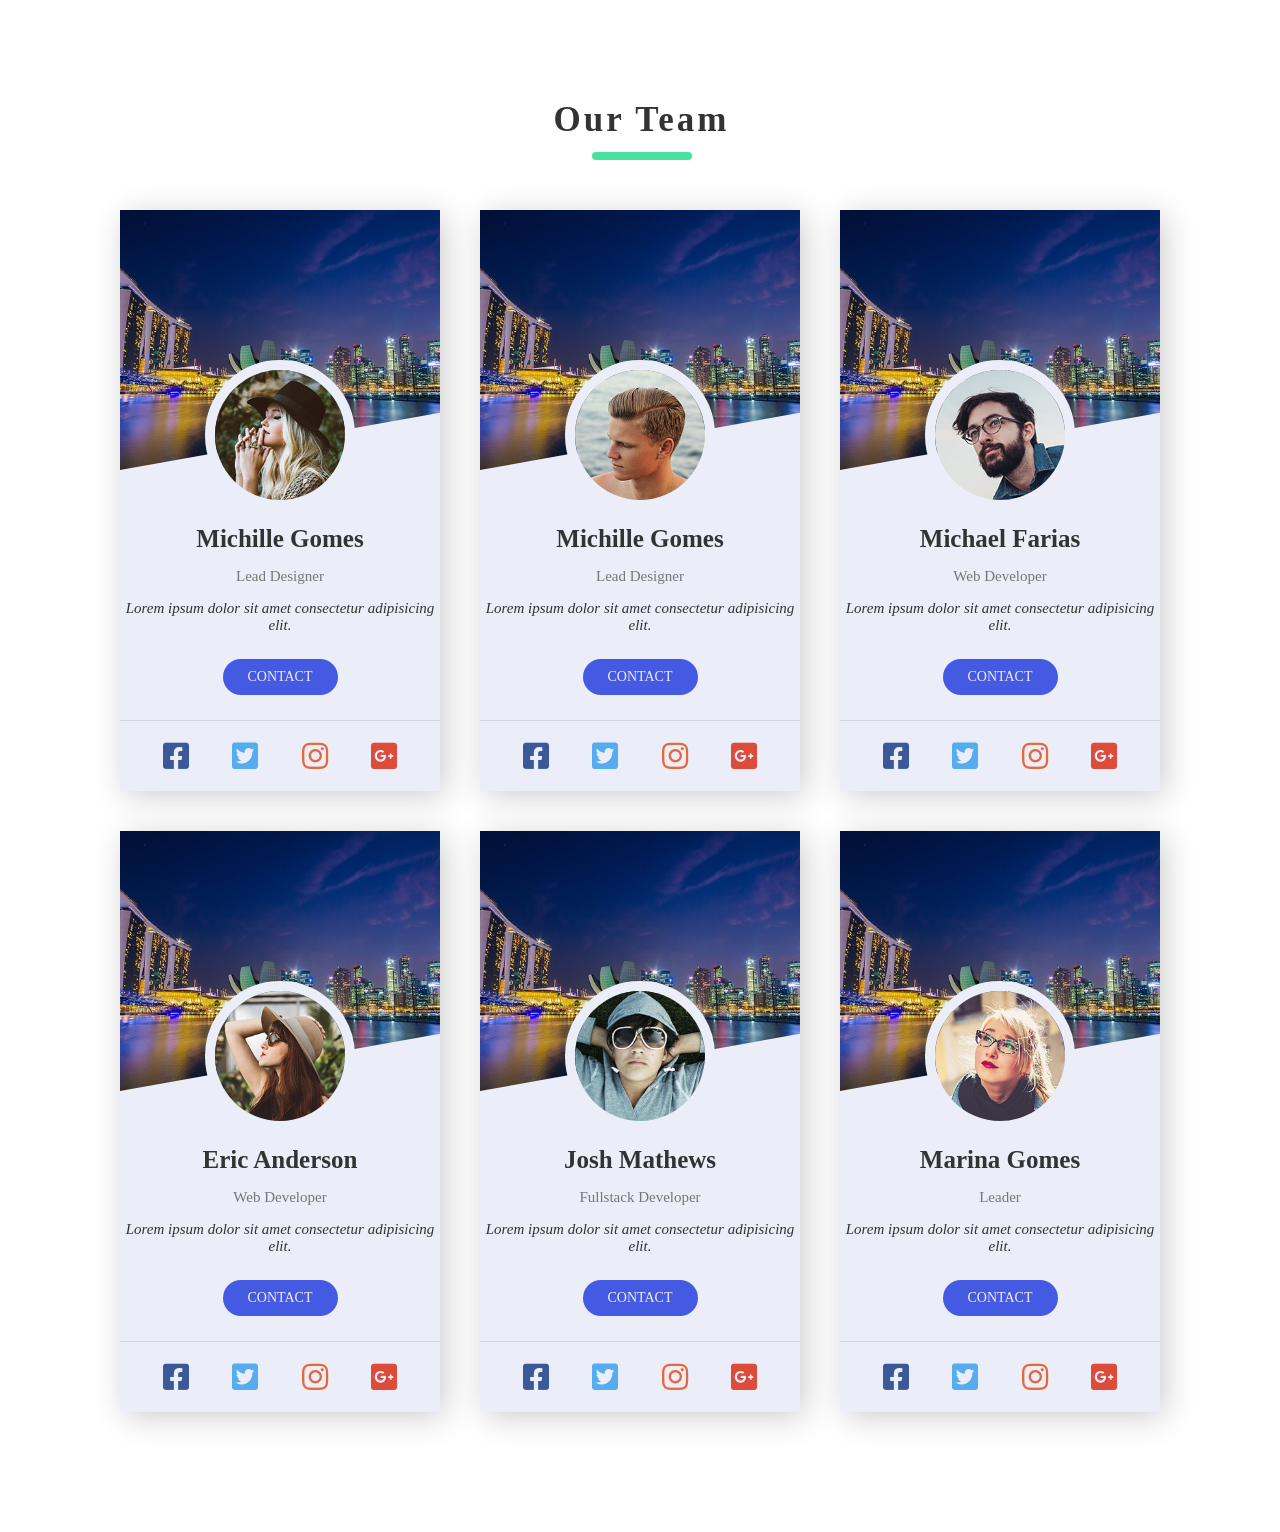
<file: index.html>
<!doctype html><html lang="en"><head><meta charset="UTF-8"><meta http-equiv="X-UA-Compatible" content="IE=edge"><meta name="viewport" content="width=device-width,initial-scale=1"><title>Profile Cards</title><link rel="stylesheet" href="https://use.fontawesome.com/releases/v5.6.3/css/all.css"><link href="main.0.d66e423175a60f6a2359.css" rel="stylesheet"></head><body><section><div class="container"><h1 class="heading">Our Team</h1><div class="card-wrapper"><div class="card"><img src="images/singapore-2699987_640.jpg" alt="card background" class="card-img"> <img src="images/profile1.jpg" alt="profile immage" class="profile-img"><h1>Michille Gomes</h1><p class="job-title">Lead Designer</p><p class="about">Lorem ipsum dolor sit amet consectetur adipisicing elit.</p><a href="#" class="btn">Contact</a><ul class="social-media"><li><a href="#"><i class="fab fa-facebook-square"></i></a></li><li><a href="#"><i class="fab fa-twitter-square"></i></a></li><li><a href="#"><i class="fab fa-instagram"></i></a></li><li><a href="#"><i class="fab fa-google-plus-square"></i></a></li></ul></div><div class="card"><img src="images/singapore-2699987_640.jpg" alt="card background" class="card-img"> <img src="images/profile4.jpg" alt="profile immage" class="profile-img"><h1>Michille Gomes</h1><p class="job-title">Lead Designer</p><p class="about">Lorem ipsum dolor sit amet consectetur adipisicing elit.</p><a href="#" class="btn">Contact</a><ul class="social-media"><li><a href="#"><i class="fab fa-facebook-square"></i></a></li><li><a href="#"><i class="fab fa-twitter-square"></i></a></li><li><a href="#"><i class="fab fa-instagram"></i></a></li><li><a href="#"><i class="fab fa-google-plus-square"></i></a></li></ul></div><div class="card"><img src="images/singapore-2699987_640.jpg" alt="card background" class="card-img"> <img src="images/profile5.jpg" alt="profile immage" class="profile-img"><h1>Michael Farias</h1><p class="job-title">Web Developer</p><p class="about">Lorem ipsum dolor sit amet consectetur adipisicing elit.</p><a href="#" class="btn">Contact</a><ul class="social-media"><li><a href="#"><i class="fab fa-facebook-square"></i></a></li><li><a href="#"><i class="fab fa-twitter-square"></i></a></li><li><a href="#"><i class="fab fa-instagram"></i></a></li><li><a href="#"><i class="fab fa-google-plus-square"></i></a></li></ul></div><div class="card"><img src="images/singapore-2699987_640.jpg" alt="card background" class="card-img"> <img src="images/profile6.jpg" alt="profile immage" class="profile-img"><h1>Eric Anderson</h1><p class="job-title">Web Developer</p><p class="about">Lorem ipsum dolor sit amet consectetur adipisicing elit.</p><a href="#" class="btn">Contact</a><ul class="social-media"><li><a href="#"><i class="fab fa-facebook-square"></i></a></li><li><a href="#"><i class="fab fa-twitter-square"></i></a></li><li><a href="#"><i class="fab fa-instagram"></i></a></li><li><a href="#"><i class="fab fa-google-plus-square"></i></a></li></ul></div><div class="card"><img src="images/singapore-2699987_640.jpg" alt="card background" class="card-img"> <img src="images/profile7.jpg" alt="profile immage" class="profile-img"><h1>Josh Mathews</h1><p class="job-title">Fullstack Developer</p><p class="about">Lorem ipsum dolor sit amet consectetur adipisicing elit.</p><a href="#" class="btn">Contact</a><ul class="social-media"><li><a href="#"><i class="fab fa-facebook-square"></i></a></li><li><a href="#"><i class="fab fa-twitter-square"></i></a></li><li><a href="#"><i class="fab fa-instagram"></i></a></li><li><a href="#"><i class="fab fa-google-plus-square"></i></a></li></ul></div><div class="card"><img src="images/singapore-2699987_640.jpg" alt="card background" class="card-img"> <img src="images/profile8.jpg" alt="profile immage" class="profile-img"><h1>Marina Gomes</h1><p class="job-title">Leader</p><p class="about">Lorem ipsum dolor sit amet consectetur adipisicing elit.</p><a href="#" class="btn">Contact</a><ul class="social-media"><li><a href="#"><i class="fab fa-facebook-square"></i></a></li><li><a href="#"><i class="fab fa-twitter-square"></i></a></li><li><a href="#"><i class="fab fa-instagram"></i></a></li><li><a href="#"><i class="fab fa-google-plus-square"></i></a></li></ul></div></div></div></section><script src="runtime.1ee16c2201d417984a0f.js"></script><script src="main.17b35440ef48a18fa13b.js"></script></body></html>
</file>
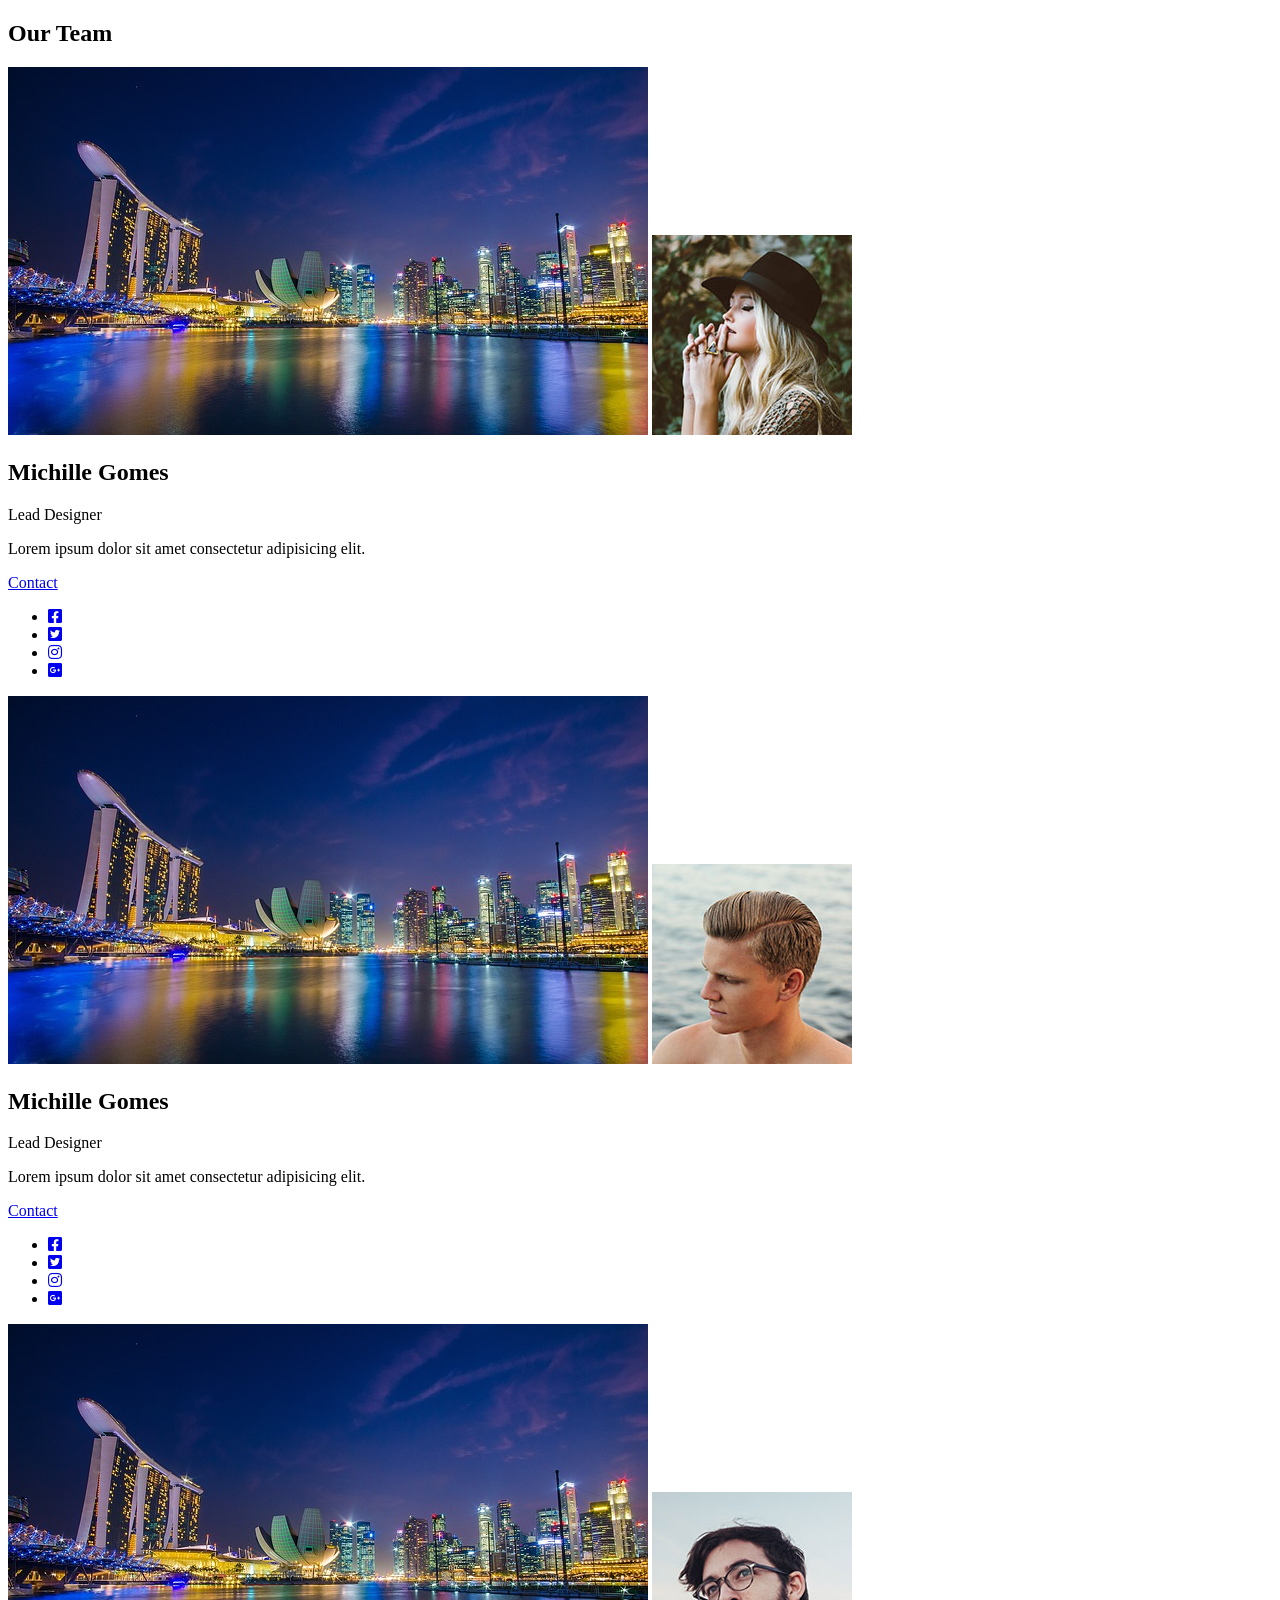
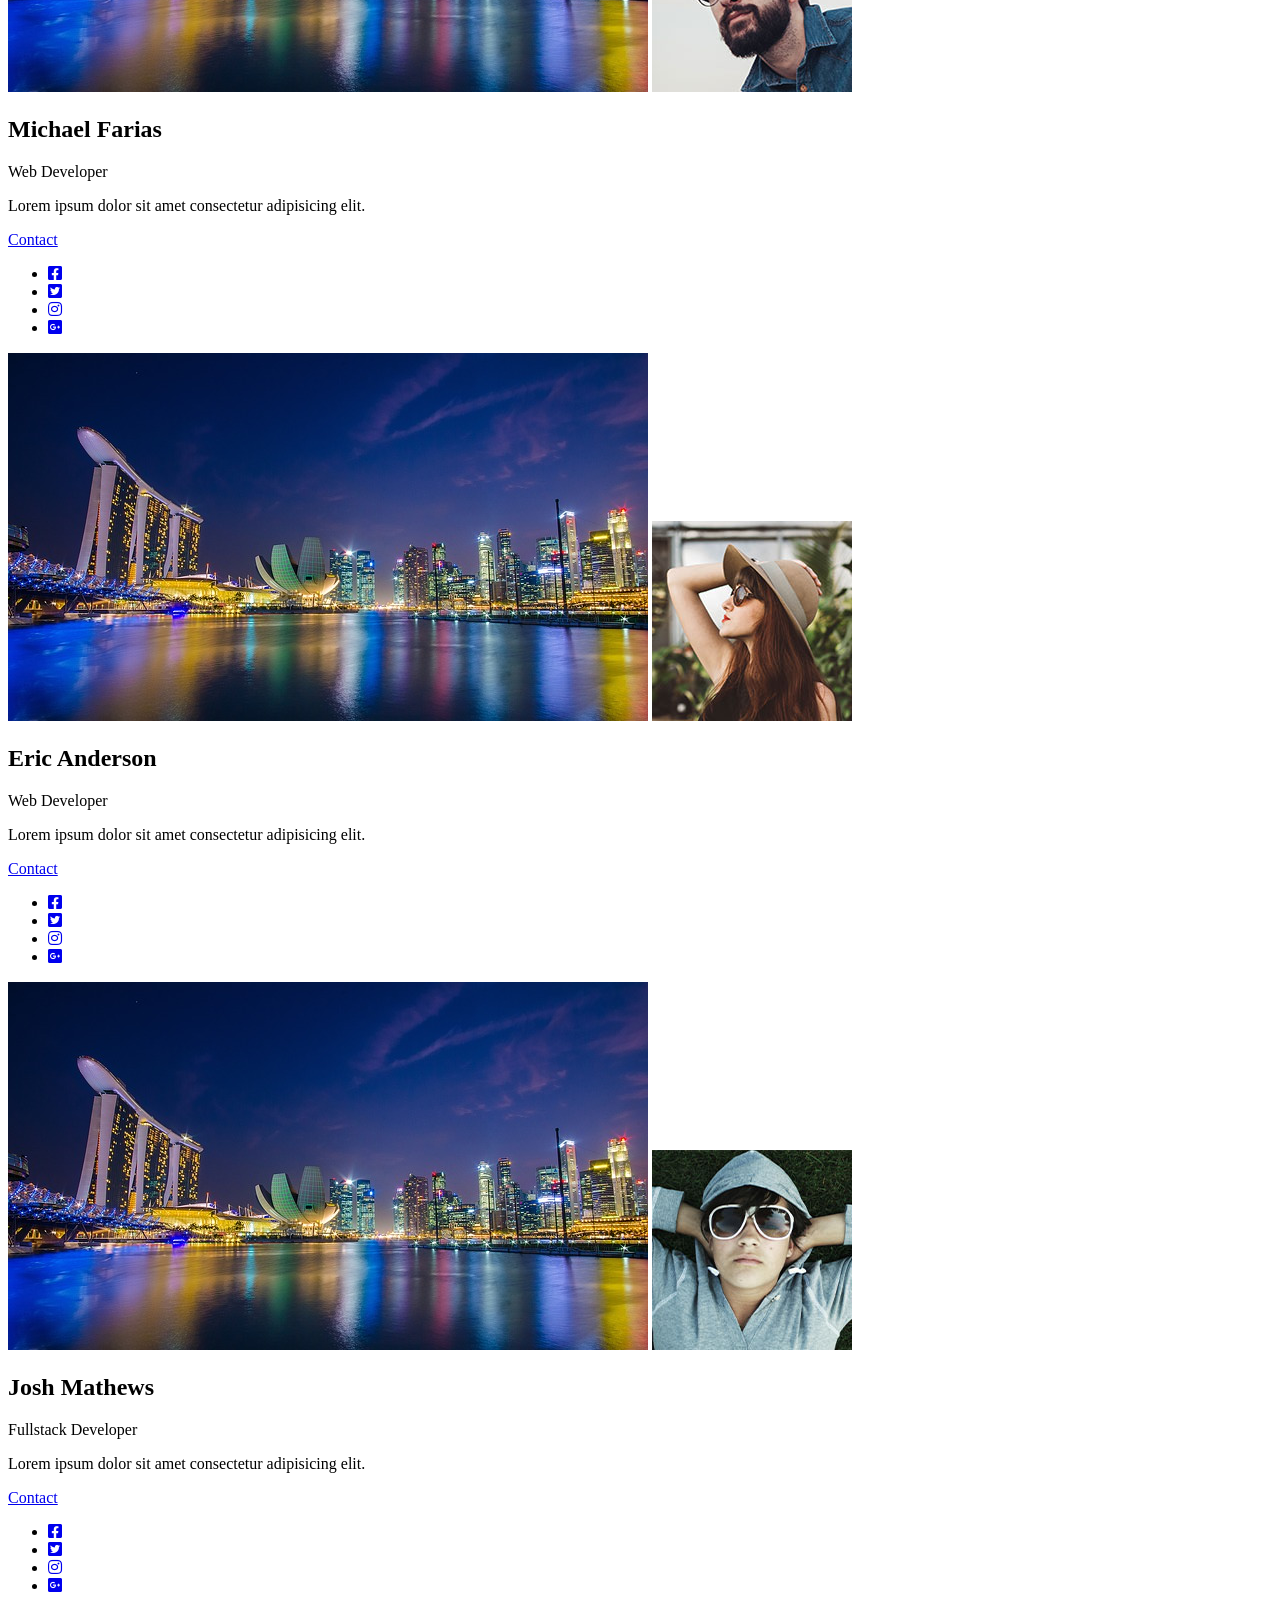
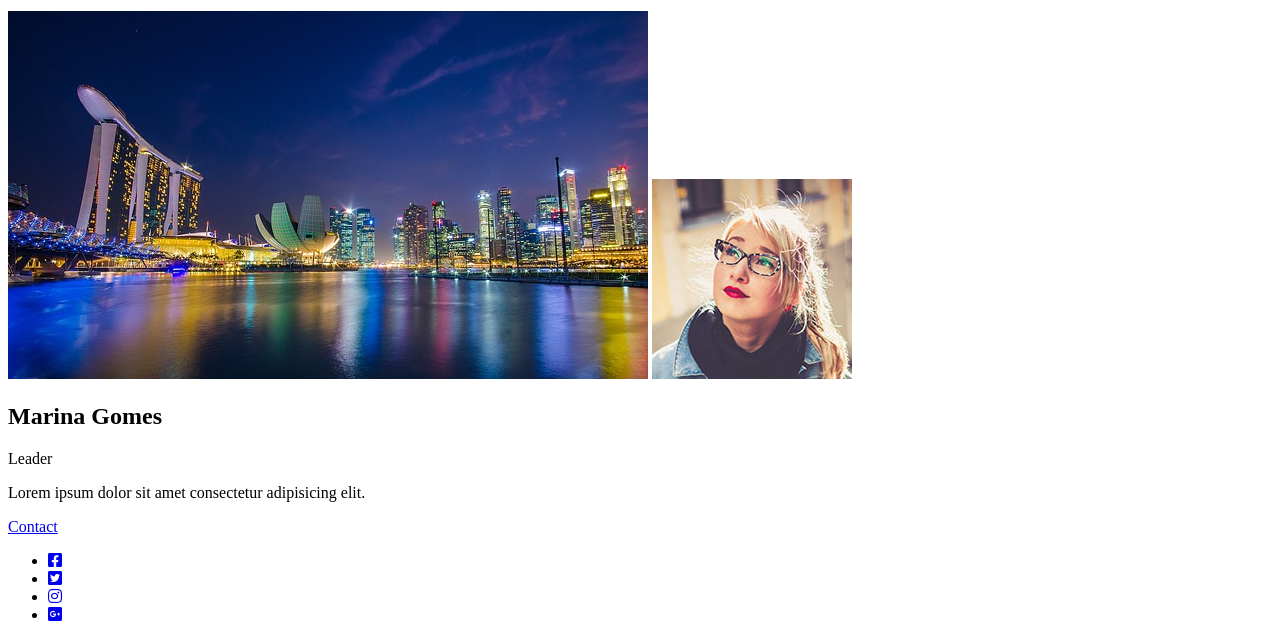
<file: src/index.html>
<!DOCTYPE html>
<html lang="en">
<head>
    <meta charset="UTF-8">
    <meta http-equiv="X-UA-Compatible" content="IE=edge">
    <meta name="viewport" content="width=device-width, initial-scale=1.0">
    <title>Profile Cards</title>
    <link rel="stylesheet" href="https://use.fontawesome.com/releases/v5.6.3/css/all.css">
    <!-- <link rel="stylesheet" href="styles.css"> -->

</head>
<body>
    <section>
        <div class="container">
            <h1 class="heading">Our Team</h1>
            <div class="card-wrapper">
                <div class="card">
                    <img src="images/singapore-2699987_640.jpg" alt="card background" class="card-img">
                    <img src="images/profile1.jpg" alt="profile immage" class="profile-img">
                    <h1>Michille Gomes</h1>
                    <p class="job-title">Lead Designer</p>
                    <p class="about">
                        Lorem ipsum dolor sit amet consectetur adipisicing elit.
                    </p>
                    <a href="#" class="btn">Contact</a>
                    <ul class="social-media">
                        <li><a href="#"><i class="fab fa-facebook-square"></i></a> </li>
                        <li><a href="#"><i class="fab fa-twitter-square"></i></a> </li>
                        <li><a href="#"><i class="fab fa-instagram"></i></a> </li>
                        <li><a href="#"><i class="fab fa-google-plus-square"></i></a> </li>
                    </ul>
                </div>
                <div class="card">
                    <img src="images/singapore-2699987_640.jpg" alt="card background" class="card-img">
                    <img src="images/profile4.jpg" alt="profile immage" class="profile-img">
                    <h1>Michille Gomes</h1>
                    <p class="job-title">Lead Designer</p>
                    <p class="about">
                        Lorem ipsum dolor sit amet consectetur adipisicing elit.
                    </p>
                    <a href="#" class="btn">Contact</a>
                    <ul class="social-media">
                        <li><a href="#"><i class="fab fa-facebook-square"></i></a> </li>
                        <li><a href="#"><i class="fab fa-twitter-square"></i></a> </li>
                        <li><a href="#"><i class="fab fa-instagram"></i></a> </li>
                        <li><a href="#"><i class="fab fa-google-plus-square"></i></a> </li>
                    </ul>
                </div>
                <div class="card">
                    <img src="images/singapore-2699987_640.jpg" alt="card background" class="card-img">
                    <img src="images/profile5.jpg" alt="profile immage" class="profile-img">
                    <h1>Michael Farias</h1>
                    <p class="job-title">Web Developer</p>
                    <p class="about">
                        Lorem ipsum dolor sit amet consectetur adipisicing elit.
                    </p>
                    <a href="#" class="btn">Contact</a>
                    <ul class="social-media">
                        <li><a href="#"><i class="fab fa-facebook-square"></i></a> </li>
                        <li><a href="#"><i class="fab fa-twitter-square"></i></a> </li>
                        <li><a href="#"><i class="fab fa-instagram"></i></a> </li>
                        <li><a href="#"><i class="fab fa-google-plus-square"></i></a> </li>
                    </ul>
                </div>
                <div class="card">
                    <img src="images/singapore-2699987_640.jpg" alt="card background" class="card-img">
                    <img src="images/profile6.jpg" alt="profile immage" class="profile-img">
                    <h1>Eric Anderson</h1>
                    <p class="job-title">Web Developer</p>
                    <p class="about">
                        Lorem ipsum dolor sit amet consectetur adipisicing elit.
                    </p>
                    <a href="#" class="btn">Contact</a>
                    <ul class="social-media">
                        <li><a href="#"><i class="fab fa-facebook-square"></i></a> </li>
                        <li><a href="#"><i class="fab fa-twitter-square"></i></a> </li>
                        <li><a href="#"><i class="fab fa-instagram"></i></a> </li>
                        <li><a href="#"><i class="fab fa-google-plus-square"></i></a> </li>
                    </ul>
                </div>
                <div class="card">
                    <img src="images/singapore-2699987_640.jpg" alt="card background" class="card-img">
                    <img src="images/profile7.jpg" alt="profile immage" class="profile-img">
                    <h1>Josh Mathews</h1>
                    <p class="job-title">Fullstack Developer</p>
                    <p class="about">
                        Lorem ipsum dolor sit amet consectetur adipisicing elit.
                    </p>
                    <a href="#" class="btn">Contact</a>
                    <ul class="social-media">
                        <li><a href="#"><i class="fab fa-facebook-square"></i></a> </li>
                        <li><a href="#"><i class="fab fa-twitter-square"></i></a> </li>
                        <li><a href="#"><i class="fab fa-instagram"></i></a> </li>
                        <li><a href="#"><i class="fab fa-google-plus-square"></i></a> </li>
                    </ul>
                </div>
                <div class="card">
                    <img src="images/singapore-2699987_640.jpg" alt="card background" class="card-img">
                    <img src="images/profile8.jpg" alt="profile immage" class="profile-img">
                    <h1>Marina Gomes</h1>
                    <p class="job-title">Leader</p>
                    <p class="about">
                        Lorem ipsum dolor sit amet consectetur adipisicing elit.
                    </p>
                    <a href="#" class="btn">Contact</a>
                    <ul class="social-media">
                        <li><a href="#"><i class="fab fa-facebook-square"></i></a> </li>
                        <li><a href="#"><i class="fab fa-twitter-square"></i></a> </li>
                        <li><a href="#"><i class="fab fa-instagram"></i></a> </li>
                        <li><a href="#"><i class="fab fa-google-plus-square"></i></a> </li>
                    </ul>
                </div>
            </div>
        </div>
    </section>
</body>
</html>
</file>
<file: main.0.d66e423175a60f6a2359.css>
*{margin:0;padding:0;box-sizing:border-box}html{font-size:10px;font-family:Roboto,sana-serif}a{text-decoration:none;color:#fff}section{padding:10rem 0;background-color:#fff}.heading{-webkit-text-decoration:uppercase;text-decoration:uppercase;font-size:3.5rem;letter-spacing:3px;margin-right:-3px;margin-bottom:5rem;text-align:center;color:#333;position:relative}.heading:after{content:"";width:10rem;height:.8rem;background-color:#45e19f;position:absolute;bottom:-2rem;left:50%;transform:translateX(-50%);border-radius:2rem}.card-wrapper{align-content:center}.card,.card-wrapper{display:flex;align-items:center;flex-direction:column}.card{width:32rem;background-color:#ebeef8;justify-content:center;margin:2rem 0;box-shadow:.5rem .5rem 3rem rgba(0,0,0,.2)}.card .card-img{width:100%;height:26rem;object-fit:cover;-webkit-clip-path:polygon(0 0,100% 0,100% 78%,0 100%);clip-path:polygon(0 0,100% 0,100% 78%,0 100%)}.profile-img{width:15rem;height:15rem;object-fit:cover;border-radius:50%;margin-top:-11rem;z-index:999;border:1rem solid #ebeef8}.card h1{font-size:2.5rem;color:#333;margin:1.5rem 0}.job-title{color:#777;font-size:1.5rem;font-weight:300}.about{font-size:1.5rem;margin:1.5rem 0;font-style:italic;text-align:center;color:#333}.card .btn{padding:1rem 2.5rem;background-color:#445ae3;border-radius:2rem;margin:1rem 0;text-transform:uppercase;color:#eee;font-size:1.4rem;transition:all .5s}.card .btn:hover{transform:translateY(-2px);box-shadow:.5rem .5rem 2rem rgba(0,0,0,.2)}.card .btn:active{transform:translateY(0);box-shadow:none}.social-media{width:100%;list-style:none;display:flex;justify-content:space-evenly;padding:2rem 0;margin-top:1.5rem;border-top:1px solid rgba(0,0,0,.1)}.social-media i{font-size:3rem}.fa-facebook-square{color:#3b5999}.fa-twitter-square{color:#55acee}.fa-instagram{color:#e6683c}.fa-google-plus-square{color:#dd4b39}.fa-facebook-square:hover,.fa-google-plus-square:hover,.fa-instagram:hover,.fa-twitter-square:hover{color:#45e19f}@media screen and (min-width:700px){.card-wrapper{flex-direction:row;flex-wrap:wrap;justify-content:center;align-items:center}.card{margin:2rem;transition:transform .5s}@-webkit-keyframes fadeIn{0%{opacity:0}to{opacity:1}}@keyframes fadeIn{0%{opacity:0}to{opacity:1}}.card:first-child{-webkit-animation:fadeIn .5s .5s backwards;animation:fadeIn .5s .5s backwards}.card:nth-child(2){-webkit-animation:fadeIn .5s 1s backwards;animation:fadeIn .5s 1s backwards}.card:nth-child(3){-webkit-animation:fadeIn .5s 1.5s backwards;animation:fadeIn .5s 1.5s backwards}.card:nth-child(4){-webkit-animation:fadeIn .5s 2s backwards;animation:fadeIn .5s 2s backwards}.card:nth-child(5){-webkit-animation:fadeIn .5s 2.5s backwards;animation:fadeIn .5s 2.5s backwards}.card:nth-child(6){-webkit-animation:fadeIn .5s 3s backwards;animation:fadeIn .5s 3s backwards}.card:hover{transform:scale(1.05)}}
</file>
<file: src/styles.css>
*{
    margin: 0;
    padding: 0;
    box-sizing: border-box;
}

html {
    font-size: 10px;
    font-family: "Roboto", sana-serif;
}
a {
    text-decoration: none;
    color: #fff;
}
section {
    padding: 10rem 0;
    background-color: #fff;
}

.heading {
    text-decoration: uppercase;
    font-size: 3.5rem;
    letter-spacing: 3px;
    margin-right: -3px;
    margin-bottom: 5rem;
    text-align: center;
    color: #333;
    position: relative;
}
.heading::after {
    content: "";
    width: 10rem;
    height: .8rem;
    background-color: #45e19f;
    position: absolute;
    bottom: -2rem;
    left: 50%;
    transform: translateX(-50%);
    border-radius: 2rem;
}

.card-wrapper {
    display: flex;
    align-items: center;
    align-content: center;
    flex-direction: column;
}
.card {
    width: 32rem;
    background-color: #ebeef8;
    display: flex;
    flex-direction: column;
    align-items: center;
    justify-content: center;
    margin: 2rem 0;
    box-shadow: .5rem .5rem 3rem rgba(0,0,0,0.2);
}
.card .card-img {
    width: 100%;
    height: 26rem;
    object-fit: cover;
    -webkit-clip-path: polygon(0 0, 100% 0, 100% 78%, 0% 100%);
    clip-path: polygon(0 0, 100% 0, 100% 78%, 0% 100%);
}

.profile-img {
    width: 15rem;
    height: 15rem;
    object-fit: cover;
    border-radius: 50%;
    margin-top: -11rem;
    z-index: 999;
    border: 1rem solid #ebeef8;
}
.card h1{
    font-size: 2.5rem;
    color: #333;
    margin: 1.5rem 0;
}
.job-title {
    color: #777;
    font-size: 1.5rem;
    font-weight: 300;
}

.about {
    font-size: 1.5rem;
    margin: 1.5rem 0;
    font-style: italic;
    text-align: center;
    color: #333;
}

.card .btn {
    padding: 1rem 2.5rem;
    background-color: #445ae3;
    border-radius: 2rem;
    margin: 1rem 0;
    text-transform: uppercase;
    color: #eee;
    font-size: 1.4rem;
    transition: all .5s;
}

.card .btn:hover {
    transform: translateY(-2px);
    box-shadow: .5rem .5rem 2rem rgba(0,0,0,0.2);
}

.card .btn:active {
    transform: translateY(0);
    box-shadow: none;
}

.social-media {
    width: 100%;
    list-style: none;
    display: flex;
    justify-content: space-evenly;
    padding: 2rem 0;
    margin-top: 1.5rem;
    border-top: 1px solid rgba(0,0,0,.1);
}

.social-media i {
    font-size: 3rem;
}

.fa-facebook-square {
    color: #3b5999;
}

.fa-twitter-square {
    color: #55acee;
}

.fa-instagram {
    color: #e6683c;
}

.fa-google-plus-square {
    color: #dd4b39;
}


.fa-facebook-square:hover,
.fa-twitter-square:hover,
.fa-instagram:hover,
.fa-google-plus-square:hover {
    color: #45e19f;
}

@media screen  and (min-width: 700px){
    .card-wrapper {
        flex-direction: row;
        flex-wrap: wrap;
        justify-content: center;
        align-items: center;
    }

    .card {
        margin: 2rem;
        transition: transform .5s;
    }

    @keyframes fadeIn {
        from {
            opacity: 0;
        }
        to {
            opacity: 1;
        }
    }

    .card:nth-child(1) {
        animation: fadeIn .5s .5s backwards;
    }
    .card:nth-child(2) {
        animation: fadeIn .5s 1s backwards;
    }
    .card:nth-child(3) {
        animation: fadeIn .5s 1.5s backwards;
    }
    .card:nth-child(4) {
        animation: fadeIn .5s 2s backwards;
    }
    .card:nth-child(5) {
        animation: fadeIn .5s 2.5s backwards;
    }
    .card:nth-child(6) {
        animation: fadeIn .5s 3s backwards;
    }

    .card:hover {
        transform: scale(1.05);
    }
}
</file>
